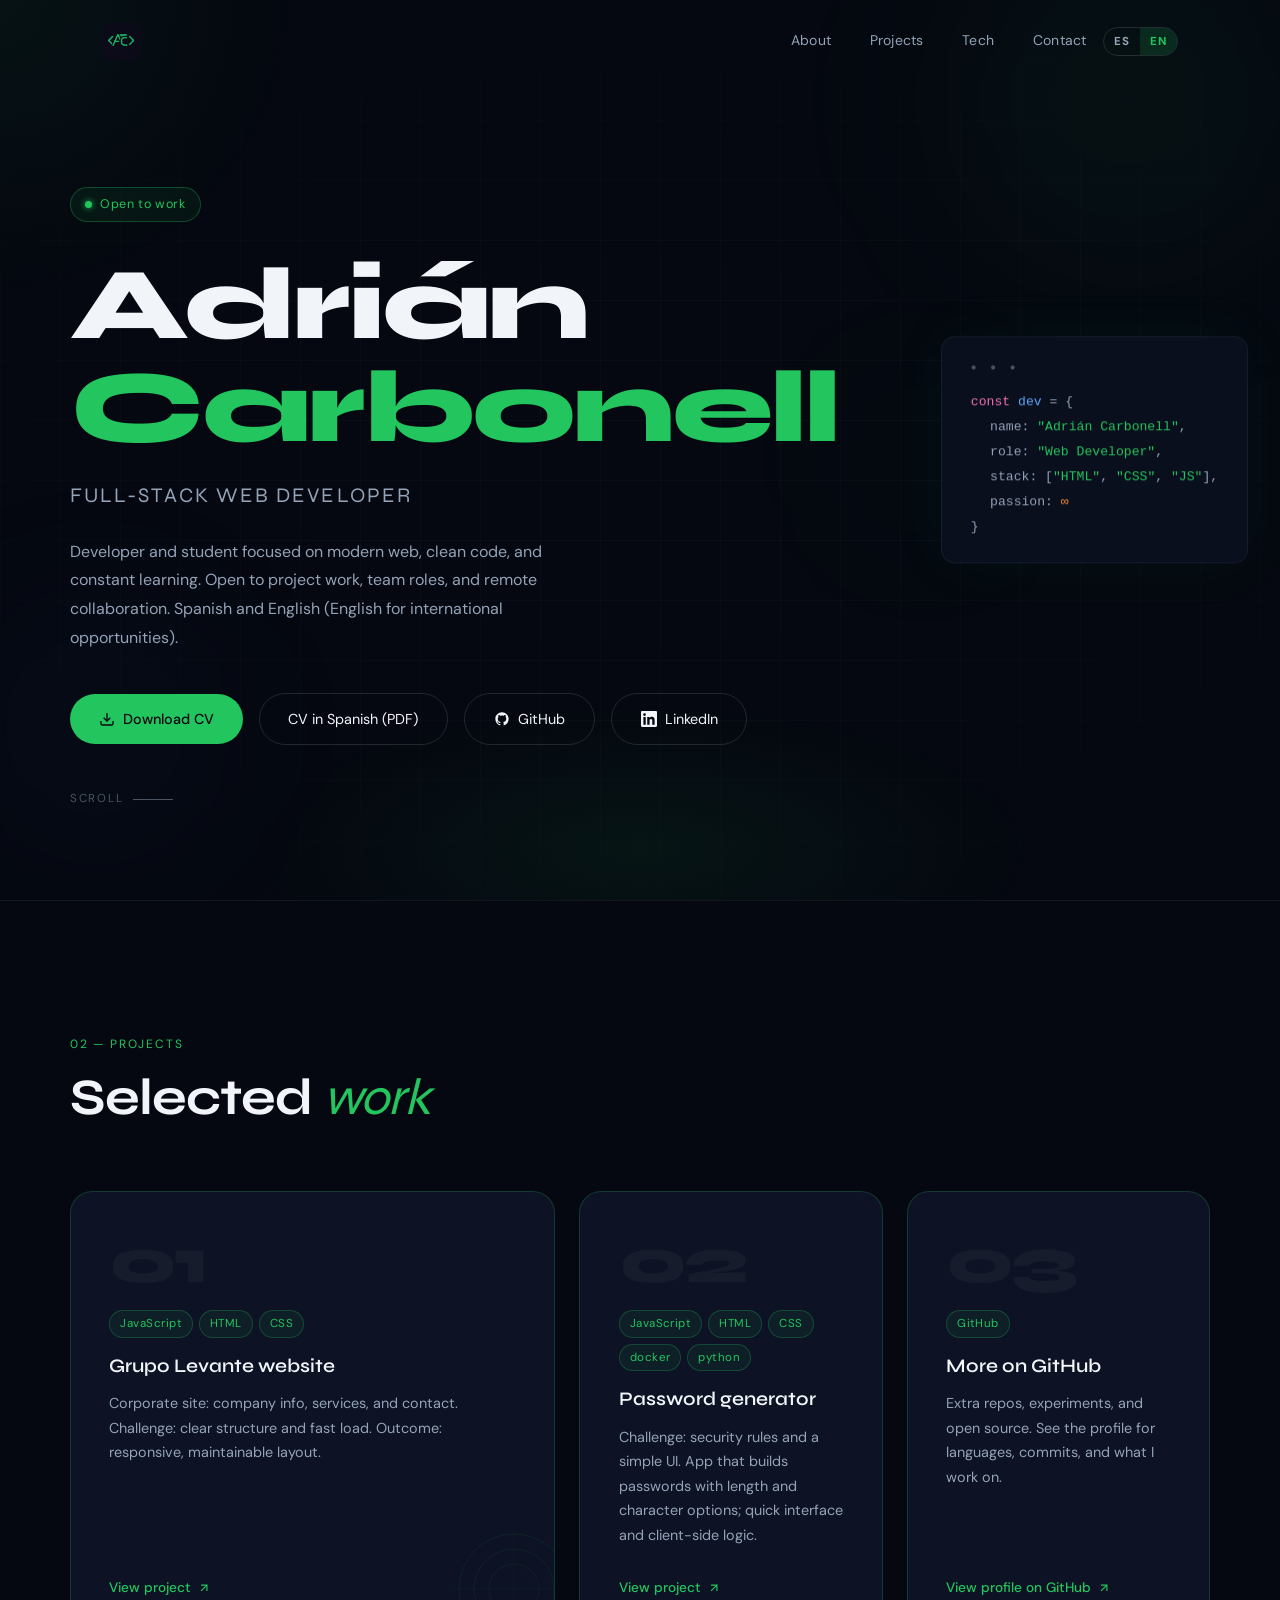
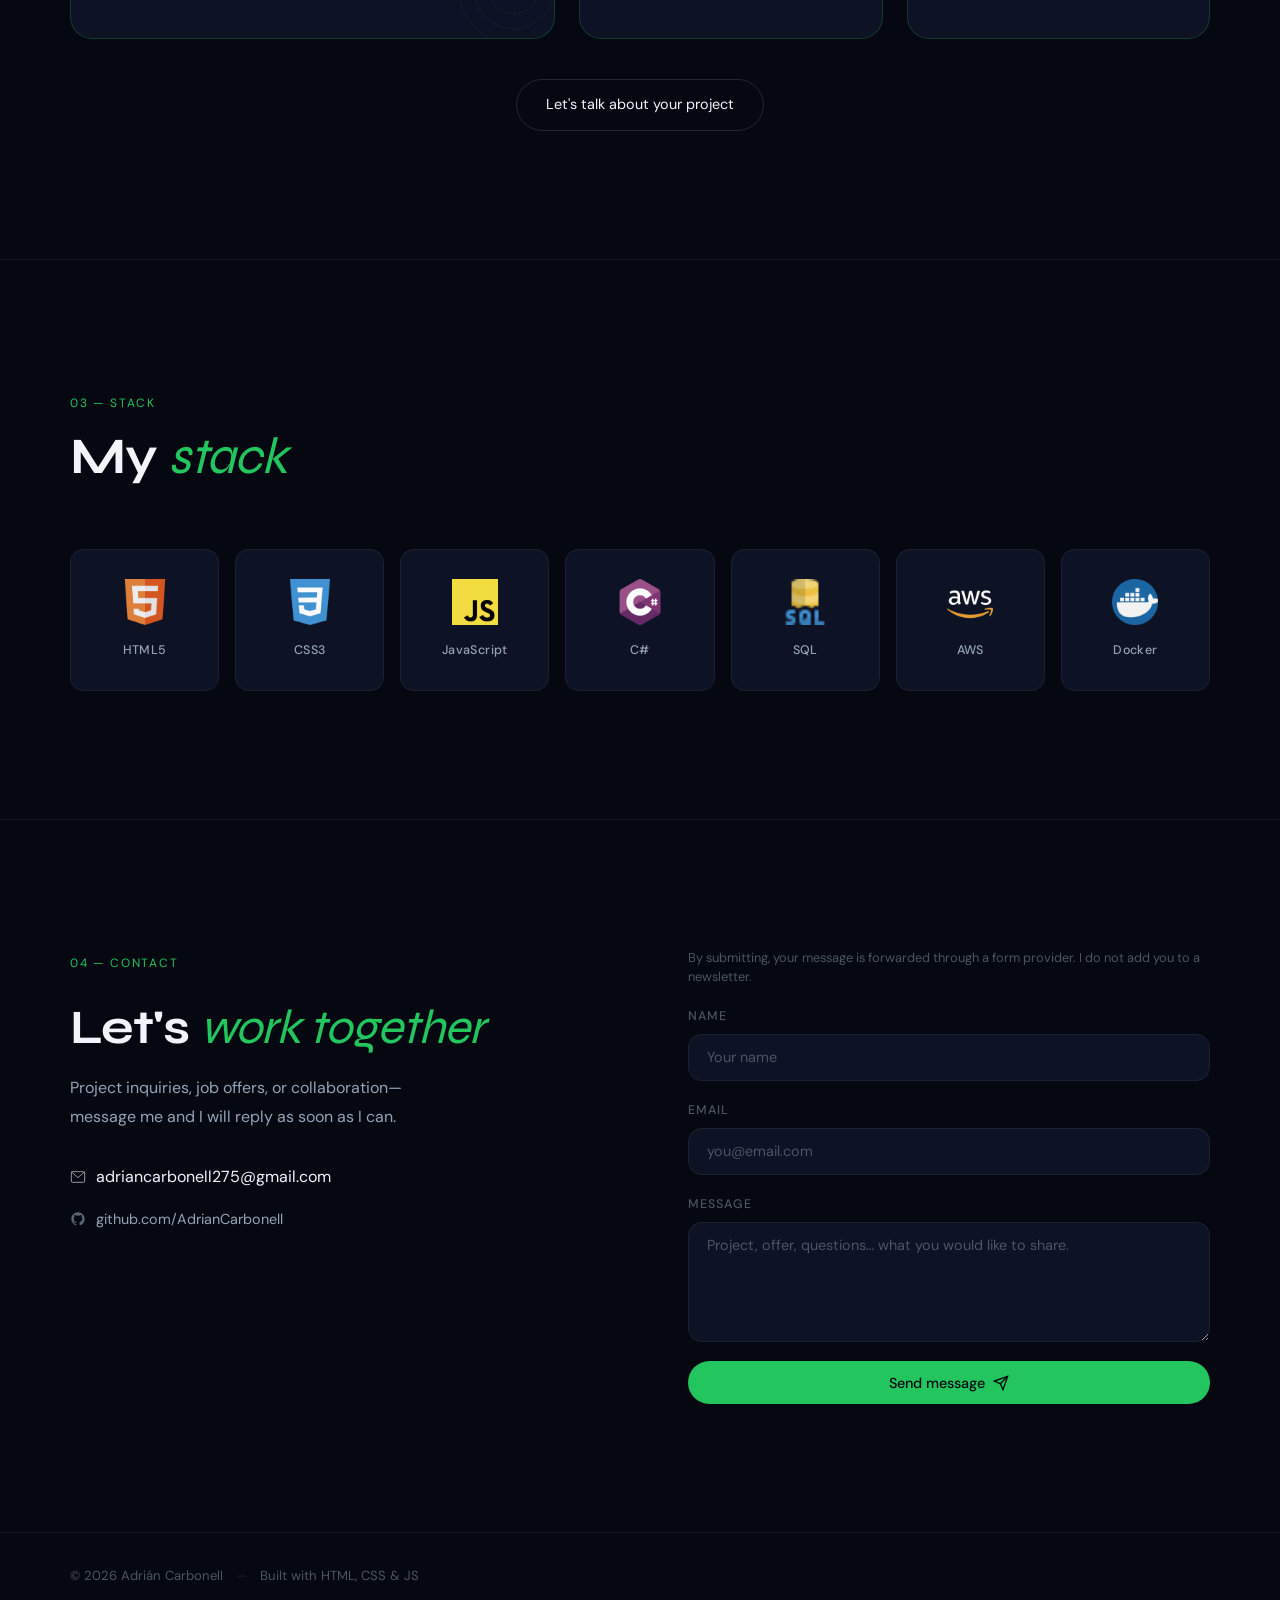
<file: index.html>
<!DOCTYPE html>
<html lang="es">
<head>
  <meta charset="utf-8">
  <meta name="viewport" content="width=device-width, initial-scale=1">
  <title>Adrián Carbonell — portafolio</title>
  <link rel="canonical" href="https://adriancarbonell.github.io/Portafolio/">
  <meta http-equiv="refresh" content="0;url=Portafolio/">
  <script>location.replace("Portafolio/");</script>
</head>
<body>
  <p><a href="Portafolio/">Entrar al portafolio</a> si no redirige automáticamente.</p>
</body>
</html>
</file>
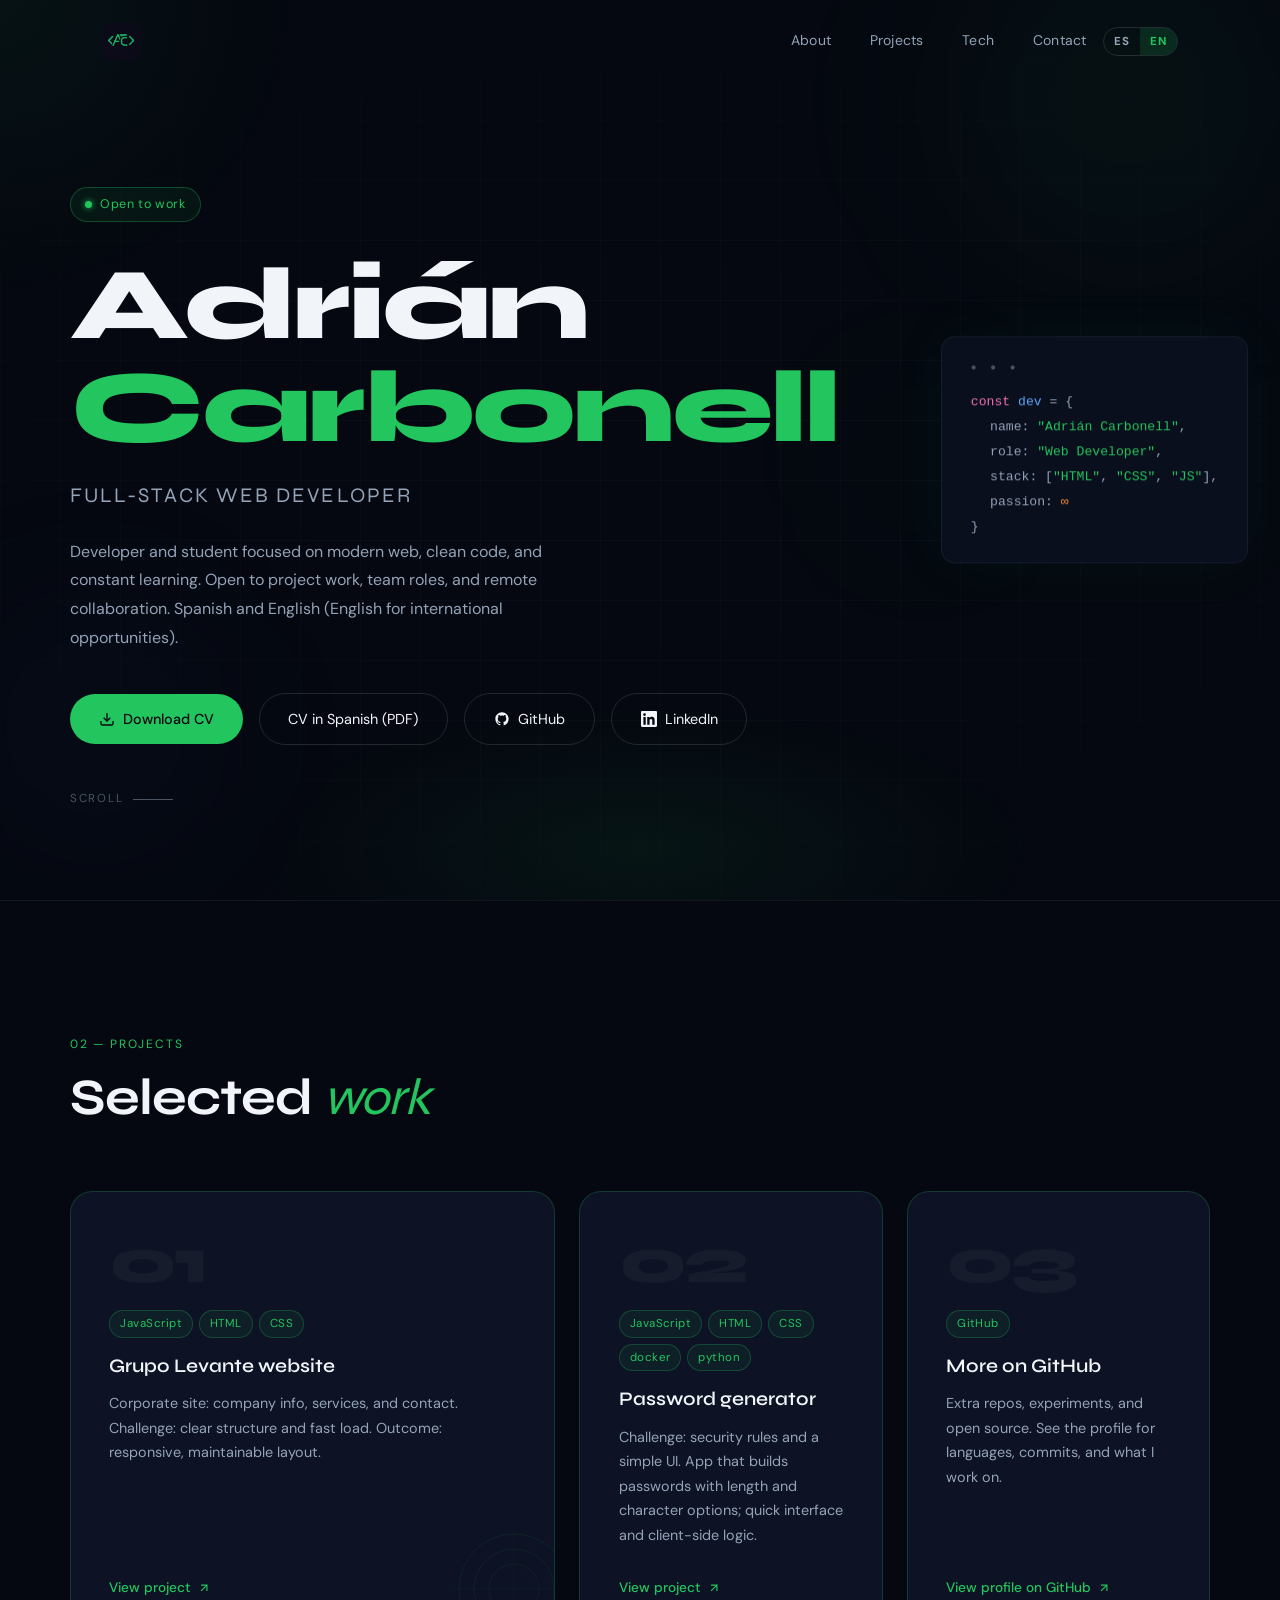
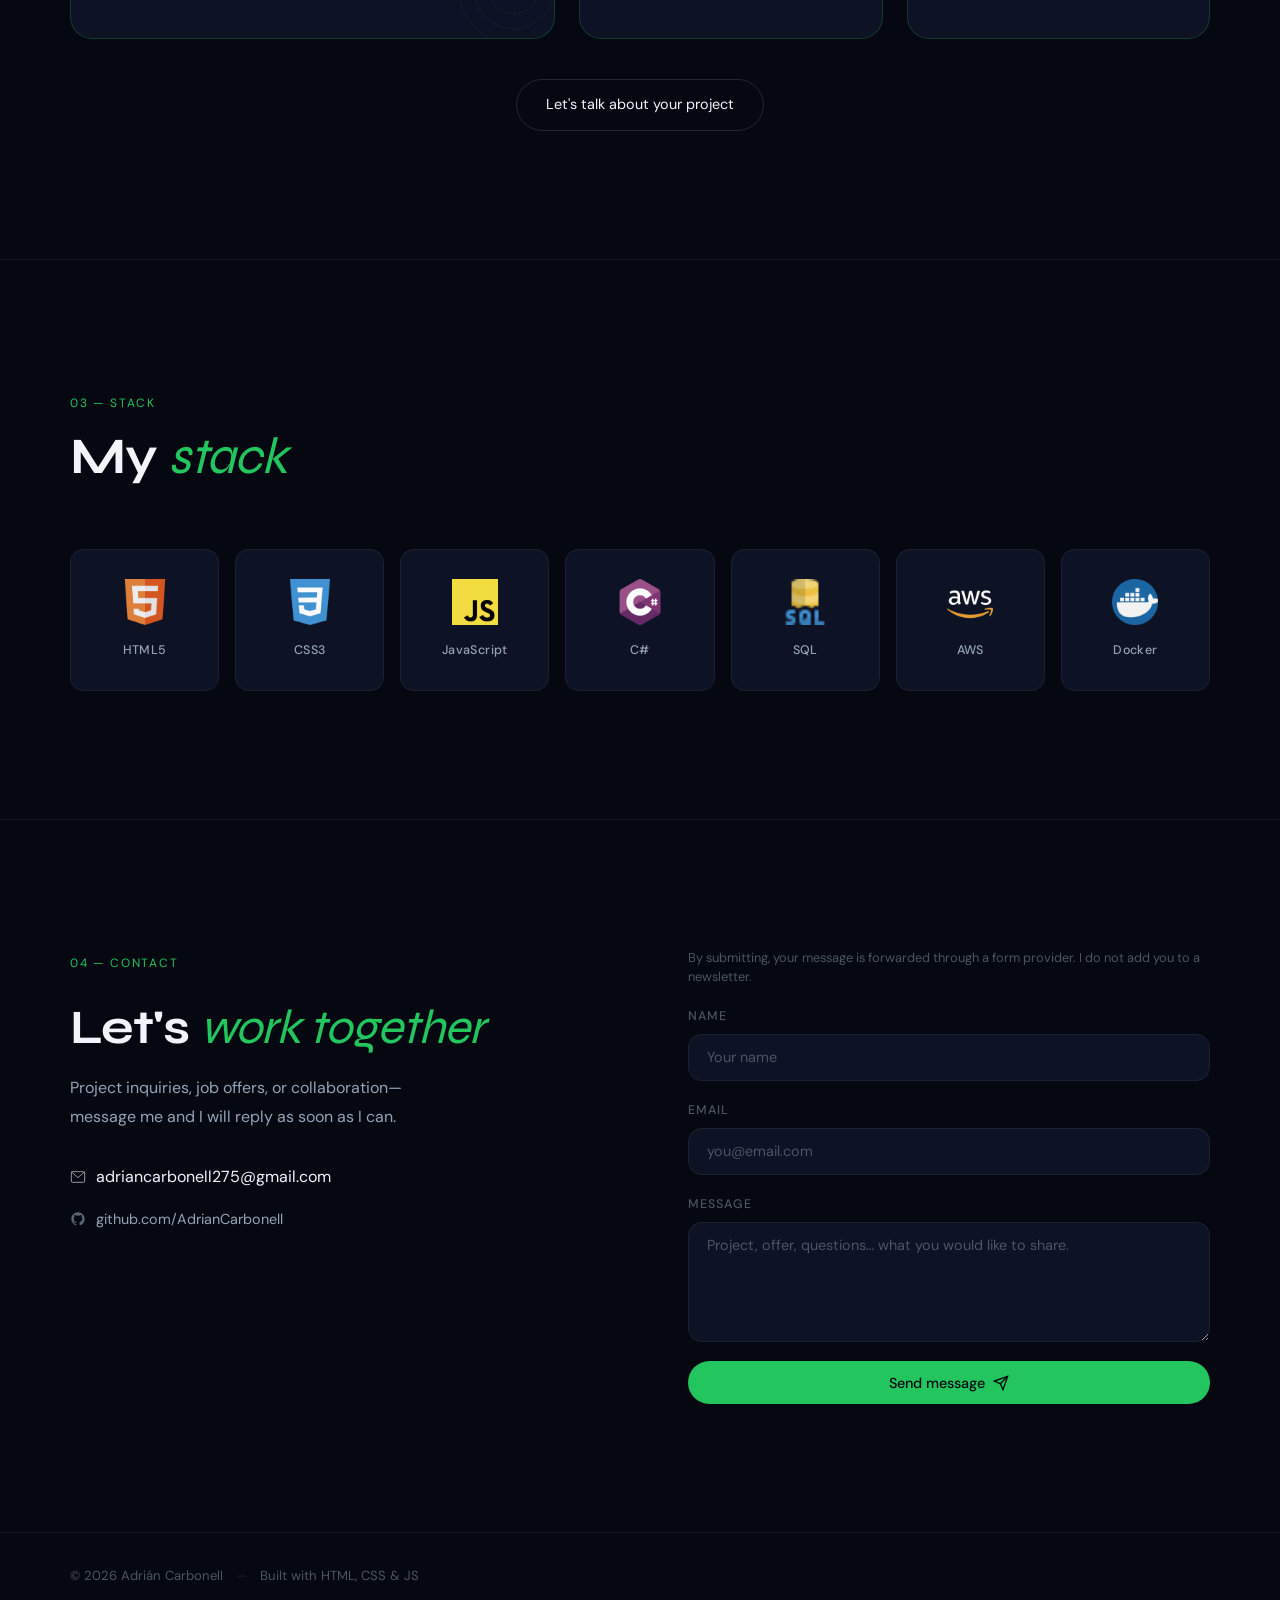
<file: Portafolio/index.html>
<!DOCTYPE html>
<html lang="es">

<head>
    <meta charset="UTF-8">
    <meta name="viewport" content="width=device-width, initial-scale=1.0">
    <title>Adrián Carbonell — Desarrollador web</title>
    <meta id="metaDesc" name="description"
        content="Portafolio de Adrián Carbonell, desarrollador web full stack: proyectos, stack técnico y contacto. Español e inglés.">
    <meta name="color-scheme" content="dark">
    <link rel="canonical" id="linkCanonical" href="">
    <link rel="alternate" hreflang="es" id="linkHreflangEs" href="" />
    <link rel="alternate" hreflang="en" id="linkHreflangEn" href="" />
    <link rel="icon" type="image/svg+xml" href="favicon.svg">
    <meta property="og:type" content="website">
    <meta property="og:title" id="ogTitle" content="Adrián Carbonell — Desarrollador web">
    <meta property="og:description" id="ogDesc" content="Portafolio de Adrián Carbonell, desarrollador web full stack.">
    <meta property="og:locale" id="ogLocale" content="es_ES">
    <meta property="og:locale:alternate" id="ogLocaleAlt" content="en_US">
    <meta property="og:image" id="ogImage" content="img/og-image.png">
    <meta name="twitter:card" content="summary">
    <meta name="twitter:description" id="twitterDesc" content="Portafolio de Adrián Carbonell, desarrollador web.">
    <link rel="preconnect" href="https://fonts.googleapis.com">
    <link rel="preconnect" href="https://fonts.gstatic.com" crossorigin>
    <link rel="dns-prefetch" href="https://fonts.googleapis.com">
    <link rel="dns-prefetch" href="https://fonts.gstatic.com">
    <link
        href="https://fonts.googleapis.com/css2?family=Syne:wght@400;600;700;800&family=DM+Sans:ital,opsz,wght@0,9..40,300;0,9..40,400;0,9..40,500;1,9..40,300&display=swap"
        rel="stylesheet">
    <link rel="stylesheet" href="estilo.css">
    <script type="application/ld+json">
    {
      "@context": "https://schema.org",
      "@graph": [
        {
          "@type": "Person",
          "@id": "https://adriancarbonell.github.io/Portafolio/#person",
          "name": "Adrián Carbonell",
          "jobTitle": "Desarrollador web full stack",
          "url": "https://adriancarbonell.github.io/Portafolio/",
          "sameAs": [
            "https://github.com/AdrianCarbonell",
            "https://www.linkedin.com/in/adriancarbonell"
          ],
          "knowsAbout": ["HTML", "CSS", "JavaScript", "C#", "SQL", "AWS", "Docker"]
        },
        {
          "@type": "WebSite",
          "@id": "https://adriancarbonell.github.io/Portafolio/#website",
          "name": "Adrián Carbonell — Desarrollador web",
          "url": "https://adriancarbonell.github.io/Portafolio/",
          "inLanguage": ["es", "en"]
        }
      ]
    }
    </script>
</head>

<body>
    <a href="#sobre-mi" class="skip-link" data-i18n="skip_to">Ir al contenido</a>

    <div class="cursor-glow" id="cursorGlow"></div>

    <header class="navbar" id="navbar">
        <div class="nav-container">
            <a href="#sobre-mi" class="nav-logo" aria-label="Adrián Carbonell — inicio">
                <img src="img/logo.png" alt="Adrián Carbonell">
            </a>
            <div class="nav-right">
                <nav class="nav-links" id="navMenu" data-i18n-aria="nav_aria" aria-label="Navegación principal">
                    <a href="#sobre-mi" data-i18n="nav_about">Sobre mí</a>
                    <a href="#proyectos" data-i18n="nav_projects">Proyectos</a>
                    <a href="#tecnologias" data-i18n="nav_tech">Tecnologías</a>
                    <a href="#contacto" data-i18n="nav_contact">Contacto</a>
                </nav>
                <div class="lang-switch" id="langSwitch" role="group" data-i18n-aria="lang_aria" aria-label="Elegir idioma">
                    <button type="button" class="lang-btn" id="langEs" data-lang="es" aria-pressed="true" data-i18n="lang_es">ES</button>
                    <button type="button" class="lang-btn" id="langEn" data-lang="en" aria-pressed="false" data-i18n="lang_en">EN</button>
                </div>
                <button class="hamburger" id="menuToggle" data-i18n-aria="menu_aria" aria-label="Abrir o cerrar el menú"
                    type="button" aria-expanded="false">
                    <span></span><span></span><span></span>
                </button>
            </div>
        </div>
    </header>

    <section id="sobre-mi" class="hero" data-i18n-aria="a11y_section_about" aria-label="Sobre mí">
        <div class="hero-grid-bg" aria-hidden="true">
            <div class="grid-lines"></div>
            <div class="grid-glow"></div>
        </div>
        <div class="orb orb-1" aria-hidden="true"></div>
        <div class="orb orb-2" aria-hidden="true"></div>
        <div class="orb orb-3" aria-hidden="true"></div>

        <div class="hero-inner">
            <div class="hero-badge">
                <span class="badge-dot"></span>
                <span data-i18n="hero_badge">Disponible para trabajar</span>
            </div>

            <h1 class="hero-title">
                <span class="line-wrap"><span class="line">Adrián</span></span>
                <span class="line-wrap"><span class="line accent-line">Carbonell</span></span>
            </h1>

            <p class="hero-sub" data-i18n="hero_sub">Desarrollador web full stack</p>

            <p class="hero-desc" data-i18n="hero_desc">Estudiante apasionado…</p>

            <div class="hero-actions">
                <a id="cvPrimary" href="CV_Adrian_Carbonell.pdf" download="CV_Adrian_Carbonell.pdf" class="btn-primary">
                    <svg width="16" height="16" viewBox="0 0 24 24" fill="none" stroke="currentColor" stroke-width="2" aria-hidden="true">
                        <path d="M21 15v4a2 2 0 01-2 2H5a2 2 0 01-2-2v-4" />
                        <polyline points="7 10 12 15 17 10" />
                        <line x1="12" y1="15" x2="12" y2="3" />
                    </svg>
                    <span class="cv-label" data-i18n="cv_btn_primary">Descargar CV</span>
                </a>
                <a id="cvAlt" href="CV_Adrian_Carbonell_EN.pdf" download="CV_Adrian_Carbonell_EN.pdf" class="btn-ghost">
                    <span class="cv-label" data-i18n="cv_btn_alt">CV en inglés (PDF)</span>
                </a>
                <a href="https://github.com/AdrianCarbonell" target="_blank" rel="noopener noreferrer" class="btn-ghost">
                    <svg width="16" height="16" viewBox="0 0 24 24" fill="currentColor" aria-hidden="true">
                        <path
                            d="M12 2C6.477 2 2 6.484 2 12.021c0 4.428 2.865 8.184 6.839 9.504.5.092.682-.217.682-.482 0-.237-.009-.868-.013-1.703-2.782.605-3.369-1.342-3.369-1.342-.454-1.154-1.11-1.462-1.11-1.462-.908-.62.069-.608.069-.608 1.003.07 1.531 1.032 1.531 1.032.892 1.53 2.341 1.088 2.91.832.092-.647.35-1.088.636-1.338-2.22-.253-4.555-1.113-4.555-4.951 0-1.093.39-1.988 1.029-2.688-.103-.253-.446-1.272.098-2.65 0 0 .84-.27 2.75 1.026A9.564 9.564 0 0112 6.844a9.59 9.59 0 012.504.337c1.909-1.296 2.747-1.026 2.747-1.026.546 1.378.202 2.397.1 2.65.64.7 1.028 1.595 1.028 2.688 0 3.848-2.339 4.695-4.566 4.943.359.309.678.92.678 1.855 0 1.338-.012 2.419-.012 2.747 0 .268.18.58.688.482C19.138 20.2 22 16.447 22 12.021 22 6.484 17.522 2 12 2z" />
                    </svg>
                    <span data-i18n="hero_github">GitHub</span>
                </a>
                <a href="https://www.linkedin.com/in/adriancarbonell" target="_blank" rel="noopener noreferrer" class="btn-ghost" id="heroLinkedin">
                    <svg width="16" height="16" viewBox="0 0 24 24" fill="currentColor" aria-hidden="true">
                        <path
                            d="M20.447 20.452h-3.554v-5.569c0-1.328-.027-3.037-1.852-3.037-1.853 0-2.136 1.445-2.136 2.939v5.667H9.351V9h3.414v1.561h.046c.477-.9 1.637-1.85 3.37-1.85 3.601 0 4.267 2.37 4.267 5.455v6.286zM5.337 7.433a2.062 2.062 0 11-.001-4.123 2.062 2.062 0 01.001 4.123zm1.782 13.019H3.555V9h3.564v11.452zM22.225 0H1.771C.792 0 0 .774 0 1.729v20.542C0 23.227.792 24 1.771 24h20.451C23.2 24 24 23.227 24 22.271V1.729C24 .774 23.2 0 22.222 0h.003z" />
                    </svg>
                    <span data-i18n="hero_linkedin">LinkedIn</span>
                </a>
            </div>

            <div class="scroll-hint" aria-hidden="true">
                <span data-i18n="scroll">scroll</span>
                <div class="scroll-line"></div>
            </div>
        </div>

        <div class="hero-code-deco" aria-hidden="true">
            <div class="code-line"><span class="kw">const</span> <span class="va">dev</span> = {</div>
            <div class="code-line pad"><span class="key" data-i18n="deco_name_key">nombre</span>: <span
                    class="str">"Adrián Carbonell"</span>,
            </div>
            <div class="code-line pad"><span class="key" data-i18n="deco_rol">rol</span>: <span class="str">"Web Developer"</span>,</div>
            <div class="code-line pad"><span class="key" data-i18n="deco_stack">stack</span>: [<span
                    class="str">"HTML"</span>, <span class="str">"CSS"</span>, <span class="str">"JS"</span>],</div>
            <div class="code-line pad"><span class="key" data-i18n="deco_passion">pasión</span>: <span
                    class="num">∞</span></div>
            <div class="code-line">}</div>
        </div>
    </section>

    <section id="proyectos" class="section projects-section" data-i18n-aria="a11y_section_projects" aria-label="Proyectos">
        <div class="section-inner">
            <div class="section-header">
                <span class="section-tag" data-i18n="section_projects">02 — proyectos</span>
                <h2 data-i18n="section_projects_h2" data-i18n-html>Trabajo <em>seleccionado</em></h2>
            </div>

            <div class="projects-grid">
                <article class="project-card featured">
                    <div class="project-number" aria-hidden="true">01</div>
                    <div class="project-content">
                        <div class="project-tags"><span>JavaScript</span><span>HTML</span><span>CSS</span></div>
                        <h3 data-i18n="project_title_levante">Página web de Grupo Levante</h3>
                        <p data-i18n="project_desc_levante">Sitio web corporativo…</p>
                        <a href="https://grupo-levante.com/" target="_blank" rel="noopener noreferrer" class="project-link">
                            <span data-i18n="project_link">Ver proyecto</span>
                            <svg width="14" height="14" viewBox="0 0 24 24" fill="none" stroke="currentColor"
                                stroke-width="2" aria-hidden="true">
                                <line x1="7" y1="17" x2="17" y2="7" />
                                <polyline points="7 7 17 7 17 17" />
                            </svg>
                        </a>
                    </div>
                    <div class="project-deco" aria-hidden="true">
                        <svg width="120" height="120" viewBox="0 0 120 120" fill="none" opacity="0.08">
                            <circle cx="60" cy="60" r="55" stroke="#22c55e" stroke-width="1" />
                            <circle cx="60" cy="60" r="40" stroke="#22c55e" stroke-width="1" />
                            <circle cx="60" cy="60" r="25" stroke="#22c55e" stroke-width="1" />
                            <line x1="0" y1="60" x2="120" y2="60" stroke="#22c55e" stroke-width="0.5" />
                            <line x1="60" y1="0" x2="60" y2="120" stroke="#22c55e" stroke-width="0.5" />
                        </svg>
                    </div>
                </article>

                <article class="project-card">
                    <div class="project-number" aria-hidden="true">02</div>
                    <div class="project-content">
                        <div class="project-tags">
                            <span>JavaScript</span><span>HTML</span><span>CSS</span><span>docker</span><span>python</span>
                        </div>
                        <h3 data-i18n="project_title_pwd">Generador de contraseñas</h3>
                        <p data-i18n="project_desc_pwd">Aplicación…</p>
                        <a href="https://github.com/AdrianCarbonell/generador-contrase-as.git" target="_blank" rel="noopener noreferrer" class="project-link">
                            <span data-i18n="project_link">Ver proyecto</span>
                            <svg width="14" height="14" viewBox="0 0 24 24" fill="none" stroke="currentColor"
                                stroke-width="2" aria-hidden="true">
                                <line x1="7" y1="17" x2="17" y2="7" />
                                <polyline points="7 7 17 7 17 17" />
                            </svg>
                        </a>
                    </div>
                </article>

                <article class="project-card">
                    <div class="project-number" aria-hidden="true">03</div>
                    <div class="project-content">
                        <div class="project-tags"><span>GitHub</span></div>
                        <h3 data-i18n="project_title_more">Más en GitHub</h3>
                        <p data-i18n="project_desc_more">Repositorios adicionales…</p>
                        <a href="https://github.com/AdrianCarbonell?tab=repositories" target="_blank" rel="noopener noreferrer" class="project-link">
                            <span data-i18n="project_link_profile">Ver perfil en GitHub</span>
                            <svg width="14" height="14" viewBox="0 0 24 24" fill="none" stroke="currentColor"
                                stroke-width="2" aria-hidden="true">
                                <line x1="7" y1="17" x2="17" y2="7" />
                                <polyline points="7 7 17 7 17 17" />
                            </svg>
                        </a>
                    </div>
                </article>
            </div>

            <p class="projects-cta">
                <a href="#contacto" class="btn-ghost" data-i18n="project_cta">Hablemos de tu idea</a>
            </p>
        </div>
    </section>

    <section id="tecnologias" class="section tech-section" data-i18n-aria="a11y_section_tech" aria-label="Tecnologías">
        <div class="section-inner">
            <div class="section-header">
                <span class="section-tag" data-i18n="section_tech">03 — tecnologías</span>
                <h2 data-i18n="section_tech_h2" data-i18n-html>Mi <em>stack</em></h2>
            </div>

            <div class="tech-grid" role="list">
                <div class="tech-item" role="listitem">
                    <div class="tech-icon" aria-hidden="true"><img src="img/html.png" alt="" loading="lazy"></div>
                    <span>HTML5</span>
                </div>
                <div class="tech-item" role="listitem">
                    <div class="tech-icon" aria-hidden="true"><img src="img/css.png" alt="" loading="lazy"></div>
                    <span>CSS3</span>
                </div>
                <div class="tech-item" role="listitem">
                    <div class="tech-icon" aria-hidden="true"><img src="img/javascript.png" alt="" loading="lazy"></div>
                    <span>JavaScript</span>
                </div>
                <div class="tech-item" role="listitem">
                    <div class="tech-icon" aria-hidden="true"><img src="img/csharp.png" alt="" loading="lazy"></div>
                    <span>C#</span>
                </div>
                <div class="tech-item" role="listitem">
                    <div class="tech-icon" aria-hidden="true"><img src="img/sql.png" alt="" loading="lazy"></div>
                    <span>SQL</span>
                </div>
                <div class="tech-item" role="listitem">
                    <div class="tech-icon" aria-hidden="true"><img src="img/aws-color.png" alt="" loading="lazy"></div>
                    <span>AWS</span>
                </div>
                <div class="tech-item" role="listitem">
                    <div class="tech-icon" aria-hidden="true"><img src="img/docker.png" alt="" loading="lazy"></div>
                    <span>Docker</span>
                </div>
            </div>
        </div>
    </section>

    <section id="contacto" class="section contact-section" data-i18n-aria="a11y_section_contact" aria-label="Contacto">
        <div class="section-inner">
            <div class="contact-grid">
                <div class="contact-left">
                    <span class="section-tag" data-i18n="section_contact">04 — contacto</span>
                    <h2 data-i18n="contact_h2" data-i18n-html>Trabajemos <em>juntos</em></h2>
                    <p data-i18n="contact_p">Proyectos, ofertas…</p>
                    <div class="contact-info">
                        <button type="button" class="contact-detail contact-copy" id="emailCopy"
                            data-email="adriancarbonell275@gmail.com" data-i18n-aria="email_aria" data-i18n-title="email_copy" title="Clic para copiar">
                            <svg width="16" height="16" viewBox="0 0 24 24" fill="none" stroke="currentColor"
                                stroke-width="1.5" aria-hidden="true">
                                <rect x="2" y="4" width="20" height="16" rx="2" />
                                <polyline points="2,4 12,13 22,4" />
                            </svg>
                            adriancarbonell275@gmail.com
                        </button>
                        <a href="https://github.com/AdrianCarbonell" target="_blank" rel="noopener noreferrer" class="contact-detail">
                            <svg width="16" height="16" viewBox="0 0 24 24" fill="currentColor" aria-hidden="true">
                                <path
                                    d="M12 2C6.477 2 2 6.484 2 12.021c0 4.428 2.865 8.184 6.839 9.504.5.092.682-.217.682-.482 0-.237-.009-.868-.013-1.703-2.782.605-3.369-1.342-3.369-1.342-.454-1.154-1.11-1.462-1.11-1.462-.908-.62.069-.608.069-.608 1.003.07 1.531 1.032 1.531 1.032.892 1.53 2.341 1.088 2.91.832.092-.647.35-1.088.636-1.338-2.22-.253-4.555-1.113-4.555-4.951 0-1.093.39-1.988 1.029-2.688-.103-.253-.446-1.272.098-2.65 0 0 .84-.27 2.75 1.026A9.564 9.564 0 0112 6.844a9.59 9.59 0 012.504.337c1.909-1.296 2.747-1.026 2.747-1.026.546 1.378.202 2.397.1 2.65.64.7 1.028 1.595 1.028 2.688 0 3.848-2.339 4.695-4.566 4.943.359.309.678.92.678 1.855 0 1.338-.012 2.419-.012 2.747 0 .268.18.58.688.482C19.138 20.2 22 16.447 22 12.021 22 6.484 17.522 2 12 2z" />
                            </svg>
                            github.com/AdrianCarbonell
                        </a>
                    </div>
                </div>
                <div class="contact-right">
                    <form id="contactForm">
                        <p class="form-privacy" data-i18n="form_privacy"></p>
                        <div class="form-group">
                            <label for="contactName" data-i18n="form_name">Nombre</label>
                            <input type="text" id="contactName" name="name" data-i18n-placeholder="ph_name" placeholder="Tu nombre" required
                                autocomplete="name" maxlength="200">
                        </div>
                        <div class="form-group">
                            <label for="contactEmail" data-i18n="form_email">Email</label>
                            <input type="email" id="contactEmail" name="email" data-i18n-placeholder="ph_email" placeholder="tu@email.com" required
                                autocomplete="email" maxlength="320">
                        </div>
                        <div class="form-group">
                            <label for="contactMessage" data-i18n="form_message">Mensaje</label>
                            <textarea id="contactMessage" name="message" data-i18n-placeholder="ph_message" placeholder="Proyecto, oferta…" required
                                maxlength="5000" rows="5"></textarea>
                        </div>
                        <button type="submit" class="btn-primary full" id="contactSubmit">
                            <span data-i18n="form_submit">Enviar mensaje</span>
                            <svg width="16" height="16" viewBox="0 0 24 24" fill="none" stroke="currentColor"
                                stroke-width="2" aria-hidden="true">
                                <line x1="22" y1="2" x2="11" y2="13" />
                                <polygon points="22 2 15 22 11 13 2 9 22 2" />
                            </svg>
                        </button>
                    </form>
                </div>
            </div>
        </div>
    </section>

    <footer class="footer">
        <div class="footer-inner">
            <span data-i18n="footer_copyright">© 2026 Adrián Carbonell</span>
            <span class="footer-sep" aria-hidden="true">—</span>
            <span data-i18n="footer_built">Hecho con HTML, CSS y JS</span>
        </div>
    </footer>

    <div class="toast" id="toast" role="status" aria-live="polite" aria-atomic="true">
        <svg width="16" height="16" viewBox="0 0 24 24" fill="none" stroke="currentColor" stroke-width="2" aria-hidden="true">
            <polyline points="20 6 9 17 4 12" />
        </svg>
        <span id="toastText" class="toast-text"> </span>
    </div>

    <script src="i18n.js"></script>
    <script src="script.js"></script>
</body>

</html>
</file>
<file: Portafolio/estilo.css>
/* ══════════════════════════════════════
   VARIABLES & RESET
══════════════════════════════════════ */
:root {
    --bg:        #050810;
    --bg-2:      #080d1a;
    --surface:   #0d1324;
    --surface-2: #111827;
    --border:    rgba(255,255,255,0.06);
    --border-2:  rgba(255,255,255,0.12);
    --accent:    #22c55e;
    --accent-dim: rgba(34,197,94,0.12);
    --accent-glow: rgba(34,197,94,0.25);
    --text:      #f1f5f9;
    --text-2:    #94a3b8;
    --text-3:    #4b5563;
    --font-head: 'Syne', sans-serif;
    --font-body: 'DM Sans', sans-serif;
    --radius:    14px;
    --radius-lg: 22px;
}

*, *::before, *::after { margin: 0; padding: 0; box-sizing: border-box; }

html { scroll-behavior: smooth; }

body {
    font-family: var(--font-body);
    background: var(--bg);
    color: var(--text);
    line-height: 1.7;
    font-size: 16px;
    overflow-x: hidden;
}

/* Transición al cambiar idioma — sin filter/blur (barato en GPU) */
body.lang-fade-out .navbar,
body.lang-fade-out .hero,
body.lang-fade-out .section,
body.lang-fade-out .footer {
    opacity: 0.58;
    transform: translate3d(0, 3px, 0);
    transition: opacity 0.12s ease-out, transform 0.12s ease-out;
    pointer-events: none;
}

body.lang-fade-in .navbar,
body.lang-fade-in .hero,
body.lang-fade-in .section,
body.lang-fade-in .footer {
    animation: i18nReveal 0.3s cubic-bezier(0.25, 0.8, 0.2, 1) both;
    pointer-events: none;
}

@keyframes i18nReveal {
    from {
        opacity: 0.72;
        transform: translate3d(0, 4px, 0);
    }
    to {
        opacity: 1;
        transform: translate3d(0, 0, 0);
    }
}

@media (prefers-reduced-motion: reduce) {
    body.lang-fade-out .navbar,
    body.lang-fade-out .hero,
    body.lang-fade-out .section,
    body.lang-fade-out .footer,
    body.lang-fade-in .navbar,
    body.lang-fade-in .hero,
    body.lang-fade-in .section,
    body.lang-fade-in .footer {
        animation: none !important;
        transition: none !important;
        transform: none !important;
        opacity: 1 !important;
        pointer-events: auto;
    }
    .orb,
    .cursor-glow,
    .grid-glow,
    .grid-lines {
        animation: none !important;
        transition: none !important;
    }
    .orb,
    .cursor-glow {
        display: none !important;
    }
    .scroll-line::after {
        animation: none !important;
    }
    .badge-dot {
        animation: none !important;
    }
}

.skip-link {
    position: absolute;
    left: -9999px;
    top: 0;
    z-index: 1000;
    padding: 0.6rem 1rem;
    background: var(--surface-2);
    color: var(--accent);
    border-radius: var(--radius);
    font-size: 0.9rem;
    font-weight: 500;
    text-decoration: none;
    border: 1px solid rgba(34, 197, 94, 0.35);
}

.skip-link:focus {
    left: 1rem;
    top: 1rem;
    outline: none;
}

/* ══════════════════════════════════════
   CURSOR GLOW
══════════════════════════════════════ */
.cursor-glow {
    position: fixed;
    width: 600px;
    height: 600px;
    border-radius: 50%;
    background: radial-gradient(circle, rgba(34,197,94,0.06) 0%, transparent 70%);
    pointer-events: none;
    z-index: 0;
    transform: translate(-50%, -50%);
    transition: left 0.15s ease, top 0.15s ease;
}

@media (hover: none) {
    .cursor-glow {
        display: none !important;
    }
}

/* ══════════════════════════════════════
   NAVBAR
══════════════════════════════════════ */
.navbar {
    position: fixed;
    top: 0; left: 0; right: 0;
    z-index: 100;
    padding: 0;
    transition: background 0.3s ease, box-shadow 0.3s ease;
}

.navbar.scrolled {
    background: rgba(5,8,16,0.85);
    backdrop-filter: blur(20px);
    box-shadow: 0 1px 0 var(--border);
}

.nav-container {
    max-width: 1140px;
    margin: auto;
    padding: 1.4rem 2rem;
    display: flex;
    justify-content: space-between;
    align-items: center;
    gap: 1rem;
}

.nav-right {
    display: flex;
    align-items: center;
    gap: 1rem;
    margin-left: auto;
}

.lang-switch {
    display: flex;
    align-items: center;
    border: 1px solid var(--border-2);
    border-radius: 999px;
    overflow: hidden;
    flex-shrink: 0;
}

.lang-btn {
    background: transparent;
    border: none;
    color: var(--text-2);
    font-size: 0.72rem;
    font-weight: 700;
    letter-spacing: 0.06em;
    padding: 0.4rem 0.65rem;
    cursor: pointer;
    font-family: var(--font-body);
    transition: background 0.2s, color 0.2s;
}

.lang-btn[aria-pressed="true"] {
    background: rgba(34, 197, 94, 0.15);
    color: var(--accent);
}

.lang-btn:hover:not([aria-pressed="true"]) {
    color: var(--text);
}

.lang-btn:focus-visible {
    outline: 2px solid rgba(34, 197, 94, 0.5);
    outline-offset: 2px;
    z-index: 1;
}

.nav-logo img {
    height: 38px;
    width: 38px;
    object-fit: cover;
    border-radius: 8px;
    display: block;
}

.nav-links {
    display: flex;
    gap: 2.4rem;
}

.nav-links a {
    color: var(--text-2);
    text-decoration: none;
    font-size: 0.875rem;
    font-weight: 400;
    letter-spacing: 0.02em;
    transition: color 0.2s;
    position: relative;
}

.nav-links a::after {
    content: '';
    position: absolute;
    bottom: -4px; left: 0;
    width: 0; height: 1px;
    background: var(--accent);
    transition: width 0.25s ease;
}

.nav-links a:hover { color: var(--text); }
.nav-links a:hover::after { width: 100%; }

.hamburger {
    display: none;
    flex-direction: column;
    gap: 5px;
    background: none;
    border: none;
    cursor: pointer;
    padding: 4px;
}
.hamburger span {
    display: block; width: 24px; height: 2px;
    background: var(--text); border-radius: 2px;
    transition: all 0.3s ease;
}
.hamburger.active span:nth-child(1) { transform: translateY(7px) rotate(45deg); }
.hamburger.active span:nth-child(2) { opacity: 0; }
.hamburger.active span:nth-child(3) { transform: translateY(-7px) rotate(-45deg); }

/* ══════════════════════════════════════
   HERO
══════════════════════════════════════ */
.hero {
    position: relative;
    min-height: 100vh;
    display: flex;
    align-items: center;
    overflow: hidden;
    padding: 8rem 2rem 6rem;
}

/* Grid background */
.hero-grid-bg {
    position: absolute;
    inset: 0;
    z-index: 0;
}

.grid-lines {
    position: absolute;
    inset: 0;
    background-image:
        linear-gradient(rgba(255,255,255,0.025) 1px, transparent 1px),
        linear-gradient(90deg, rgba(255,255,255,0.025) 1px, transparent 1px);
    background-size: 60px 60px;
    mask-image: radial-gradient(ellipse 80% 60% at 50% 50%, black 30%, transparent 100%);
}

.grid-glow {
    position: absolute;
    bottom: -100px; left: 50%;
    transform: translateX(-50%);
    width: 800px; height: 300px;
    background: radial-gradient(ellipse, rgba(34,197,94,0.07) 0%, transparent 70%);
}

/* Orbs */
.orb {
    position: absolute;
    border-radius: 50%;
    filter: blur(80px);
    pointer-events: none;
    z-index: 0;
}

.orb-1 {
    width: 500px; height: 500px;
    top: -150px; right: -100px;
    background: radial-gradient(circle, rgba(34,197,94,0.08), transparent 70%);
    animation: float1 12s ease-in-out infinite;
}

.orb-2 {
    width: 350px; height: 350px;
    bottom: 0; left: -80px;
    background: radial-gradient(circle, rgba(59,130,246,0.06), transparent 70%);
    animation: float2 15s ease-in-out infinite;
}

.orb-3 {
    width: 200px; height: 200px;
    top: 40%; right: 20%;
    background: radial-gradient(circle, rgba(34,197,94,0.05), transparent 70%);
    animation: float1 9s ease-in-out infinite reverse;
}

@keyframes float1 {
    0%, 100% { transform: translateY(0) scale(1); }
    50% { transform: translateY(-30px) scale(1.05); }
}
@keyframes float2 {
    0%, 100% { transform: translateY(0) scale(1); }
    50% { transform: translateY(25px) scale(0.95); }
}

/* Hero content */
.hero-inner {
    position: relative;
    z-index: 1;
    max-width: 1140px;
    margin: auto;
    width: 100%;
}

.hero-badge {
    display: inline-flex;
    align-items: center;
    gap: 8px;
    padding: 6px 14px;
    border: 1px solid rgba(34,197,94,0.3);
    border-radius: 999px;
    background: rgba(34,197,94,0.07);
    font-size: 0.78rem;
    color: var(--accent);
    letter-spacing: 0.05em;
    margin-bottom: 2rem;
    font-family: var(--font-body);
}

.badge-dot {
    width: 7px; height: 7px;
    border-radius: 50%;
    background: var(--accent);
    box-shadow: 0 0 6px var(--accent);
    animation: pulse 2s ease-in-out infinite;
}

@keyframes pulse {
    0%, 100% { opacity: 1; transform: scale(1); }
    50% { opacity: 0.5; transform: scale(0.8); }
}

.hero-title {
    font-family: var(--font-head);
    font-size: clamp(3.5rem, 8vw, 7rem);
    font-weight: 800;
    line-height: 1.0;
    letter-spacing: -0.03em;
    margin-bottom: 1.2rem;
    overflow: hidden;
}

.line-wrap { display: block; overflow: hidden; }

.line {
    display: block;
    animation: slideUp 0.9s cubic-bezier(0.16,1,0.3,1) forwards;
    opacity: 0;
    transform: translateY(100%);
}

.line-wrap:nth-child(2) .line {
    animation-delay: 0.12s;
}

@keyframes slideUp {
    to { opacity: 1; transform: translateY(0); }
}

.accent-line { color: var(--accent); }

.hero-sub {
    font-family: var(--font-head);
    font-size: clamp(1rem, 2vw, 1.3rem);
    font-weight: 400;
    color: var(--text-2);
    letter-spacing: 0.1em;
    text-transform: uppercase;
    margin-bottom: 1.5rem;
    opacity: 0;
    animation: fadeIn 0.8s ease 0.5s forwards;
}

.hero-desc {
    max-width: 520px;
    color: var(--text-2);
    font-size: 1rem;
    line-height: 1.8;
    margin-bottom: 2.5rem;
    opacity: 0;
    animation: fadeIn 0.8s ease 0.65s forwards;
}

@keyframes fadeIn { to { opacity: 1; } }

.hero-actions {
    display: flex;
    gap: 1rem;
    align-items: center;
    opacity: 0;
    animation: fadeIn 0.8s ease 0.8s forwards;
}

/* Scroll hint */
.scroll-hint {
    position: absolute;
    bottom: -4rem;
    left: 0;
    display: flex;
    align-items: center;
    gap: 10px;
    color: var(--text-3);
    font-size: 0.72rem;
    letter-spacing: 0.15em;
    text-transform: uppercase;
    opacity: 0;
    animation: fadeIn 1s ease 1.2s forwards;
}

.scroll-line {
    width: 40px;
    height: 1px;
    background: var(--text-3);
    position: relative;
    overflow: hidden;
}

.scroll-line::after {
    content: '';
    position: absolute;
    left: -100%; top: 0;
    width: 100%; height: 100%;
    background: var(--accent);
    animation: scan 2s ease 1.5s infinite;
}

@keyframes scan {
    0% { left: -100%; }
    100% { left: 100%; }
}

/* Hero code decoration */
.hero-code-deco {
    position: absolute;
    right: 2rem;
    top: 50%;
    transform: translateY(-50%);
    background: rgba(13,19,36,0.7);
    border: 1px solid var(--border);
    border-radius: var(--radius);
    padding: 1.4rem 1.8rem;
    font-family: 'Courier New', monospace;
    font-size: 0.82rem;
    line-height: 1.9;
    backdrop-filter: blur(10px);
    opacity: 0;
    animation: fadeIn 1s ease 1s forwards;
    min-width: 280px;
    box-shadow: 0 0 60px rgba(34,197,94,0.06);
}

.hero-code-deco::before {
    content: '● ● ●';
    display: block;
    font-size: 0.6rem;
    color: var(--text-3);
    margin-bottom: 0.8rem;
    letter-spacing: 4px;
}

.code-line { color: var(--text-2); }
.code-line.pad { padding-left: 1.2rem; }
.kw { color: #f472b6; }
.va { color: #60a5fa; }
.key { color: #94a3b8; }
.str { color: var(--accent); }
.num { color: #fb923c; }

/* ══════════════════════════════════════
   BUTTONS
══════════════════════════════════════ */
.btn-primary {
    display: inline-flex;
    align-items: center;
    gap: 8px;
    padding: 0.8rem 1.8rem;
    background: var(--accent);
    color: #050810;
    border-radius: 999px;
    font-family: var(--font-body);
    font-weight: 500;
    font-size: 0.9rem;
    text-decoration: none;
    border: none;
    cursor: pointer;
    transition: transform 0.2s ease, box-shadow 0.2s ease;
}

.btn-primary:hover:not(:disabled) {
    transform: translateY(-3px);
    box-shadow: 0 12px 30px rgba(34,197,94,0.3);
}

.btn-primary:disabled {
    opacity: 0.65;
    cursor: not-allowed;
}

.btn-primary.full { width: 100%; justify-content: center; }

.btn-ghost {
    display: inline-flex;
    align-items: center;
    gap: 8px;
    padding: 0.8rem 1.8rem;
    border: 1px solid var(--border-2);
    color: var(--text);
    border-radius: 999px;
    font-family: var(--font-body);
    font-weight: 400;
    font-size: 0.9rem;
    text-decoration: none;
    transition: border-color 0.2s, background 0.2s, transform 0.2s;
    background: transparent;
}

.btn-ghost:hover {
    border-color: var(--accent);
    background: var(--accent-dim);
    transform: translateY(-3px);
}

/* ══════════════════════════════════════
   SECTIONS SHARED
══════════════════════════════════════ */
.section {
    padding: 8rem 2rem;
    position: relative;
    opacity: 0;
    transform: translateY(30px);
    transition: opacity 0.8s ease, transform 0.8s ease;
}

.section.visible {
    opacity: 1;
    transform: translateY(0);
}

.section-inner {
    max-width: 1140px;
    margin: auto;
}

.section-header {
    margin-bottom: 4rem;
}

.section-tag {
    display: inline-block;
    font-size: 0.75rem;
    letter-spacing: 0.15em;
    text-transform: uppercase;
    color: var(--accent);
    font-family: var(--font-body);
    margin-bottom: 1rem;
}

.section-header h2 {
    font-family: var(--font-head);
    font-size: clamp(2rem, 4vw, 3.2rem);
    font-weight: 700;
    line-height: 1.1;
    letter-spacing: -0.02em;
    color: var(--text);
}

.section-header h2 em {
    font-style: italic;
    color: var(--accent);
    font-weight: 400;
}

/* ══════════════════════════════════════
   PROJECTS
══════════════════════════════════════ */
.projects-section {
    border-top: 1px solid var(--border);
}

.projects-grid {
    display: grid;
    grid-template-columns: 1.6fr 1fr 1fr;
    gap: 1.5rem;
}

.project-card {
    background: var(--surface);
    border: 1px solid rgba(34, 197, 94, 0.22);
    border-radius: var(--radius-lg);
    padding: 2.4rem;
    position: relative;
    overflow: hidden;
    transition: border-color 0.3s, transform 0.3s, box-shadow 0.3s;
    display: flex;
    flex-direction: column;
}

.project-card:hover {
    border-color: rgba(34, 197, 94, 0.38);
    transform: translateY(-6px);
    box-shadow: 0 20px 50px rgba(0, 0, 0, 0.35), 0 0 0 1px rgba(34, 197, 94, 0.06);
}

.project-number {
    font-family: var(--font-head);
    font-size: 4rem;
    font-weight: 800;
    color: rgba(255,255,255,0.04);
    line-height: 1;
    margin-bottom: 1rem;
    letter-spacing: -0.05em;
}

.project-content { display: flex; flex-direction: column; gap: 0.8rem; flex: 1; }

.project-tags {
    display: flex;
    flex-wrap: wrap;
    gap: 6px;
    margin-bottom: 0.2rem;
}

.project-tags span {
    font-size: 0.72rem;
    padding: 3px 10px;
    border-radius: 999px;
    border: 1px solid rgba(34,197,94,0.25);
    background: rgba(34,197,94,0.07);
    color: var(--accent);
    letter-spacing: 0.04em;
}

.coming .project-tags span {
    border-color: var(--border);
    background: transparent;
    color: var(--text-3);
}

.project-card h3 {
    font-family: var(--font-head);
    font-size: 1.2rem;
    font-weight: 600;
    color: var(--text);
    line-height: 1.3;
}

.project-card p {
    color: var(--text-2);
    font-size: 0.9rem;
    line-height: 1.7;
    flex: 1;
}

.project-link {
    display: inline-flex;
    align-items: center;
    gap: 6px;
    color: var(--accent);
    font-size: 0.85rem;
    font-weight: 500;
    text-decoration: none;
    margin-top: auto;
    padding-top: 1rem;
    transition: gap 0.2s;
}

.project-link:hover { gap: 10px; }
.project-link.muted { color: var(--text-3); cursor: default; }

.project-deco {
    position: absolute;
    bottom: -20px; right: -20px;
    pointer-events: none;
}

.projects-cta {
    text-align: center;
    margin-top: 2.5rem;
}

.projects-cta .btn-ghost {
    display: inline-flex;
}

/* ══════════════════════════════════════
   TECH
══════════════════════════════════════ */
.tech-section {
    border-top: 1px solid var(--border);
}

.tech-grid {
    display: grid;
    grid-template-columns: repeat(7, 1fr);
    gap: 1rem;
}

.tech-item {
    background: var(--surface);
    border: 1px solid var(--border);
    border-radius: var(--radius);
    padding: 1.8rem 1rem;
    display: flex;
    flex-direction: column;
    align-items: center;
    gap: 0.9rem;
    transition: border-color 0.2s, transform 0.2s, background 0.2s;
    cursor: default;
}

.tech-item:hover {
    border-color: rgba(34,197,94,0.3);
    background: var(--accent-dim);
    transform: translateY(-6px);
}

.tech-icon {
    width: 46px; height: 46px;
    display: flex;
    align-items: center;
    justify-content: center;
}

.tech-icon img {
    width: 100%;
    height: 100%;
    object-fit: contain;
    filter: grayscale(0.3);
    transition: filter 0.2s;
}

.tech-item:hover .tech-icon img { filter: grayscale(0); }

.tech-item span {
    font-size: 0.78rem;
    font-weight: 500;
    color: var(--text-2);
    letter-spacing: 0.03em;
}

/* ══════════════════════════════════════
   CONTACT
══════════════════════════════════════ */
.contact-section {
    border-top: 1px solid var(--border);
}

.contact-grid {
    display: grid;
    grid-template-columns: 1fr 1fr;
    gap: 6rem;
    align-items: start;
}

.contact-left p {
    color: var(--text-2);
    margin-top: 1.2rem;
    margin-bottom: 2rem;
    max-width: 360px;
    line-height: 1.8;
}

.contact-left h2 {
    font-family: var(--font-head);
    font-size: clamp(2rem, 4vw, 3rem);
    font-weight: 700;
    letter-spacing: -0.02em;
    line-height: 1.1;
    margin-top: 0.8rem;
}

.contact-left h2 em {
    font-style: italic;
    color: var(--accent);
    font-weight: 400;
}

.contact-info {
    display: flex;
    flex-direction: column;
    gap: 1rem;
}

.contact-detail {
    display: flex;
    align-items: center;
    gap: 10px;
    color: var(--text-2);
    text-decoration: none;
    font-size: 0.9rem;
    transition: color 0.2s;
}

.contact-detail:hover { color: var(--accent); }
.contact-detail svg { flex-shrink: 0; opacity: 0.6; }

button.contact-detail {
    border: none;
    background: transparent;
    padding: 0;
    font: inherit;
    color: inherit;
    cursor: pointer;
    text-align: left;
    width: 100%;
    max-width: 100%;
}

button.contact-detail:focus-visible {
    outline: 2px solid rgba(34, 197, 94, 0.5);
    outline-offset: 3px;
    border-radius: 4px;
}

/* Form */
.form-privacy {
    font-size: 0.8rem;
    line-height: 1.5;
    color: var(--text-3);
    margin: 0 0 1.25rem;
    max-width: 36rem;
}

.form-group {
    display: flex;
    flex-direction: column;
    gap: 0.4rem;
    margin-bottom: 1.2rem;
}

.form-group label {
    font-size: 0.78rem;
    letter-spacing: 0.08em;
    text-transform: uppercase;
    color: var(--text-3);
    font-weight: 500;
}

input, textarea {
    background: var(--surface);
    border: 1px solid var(--border);
    color: var(--text);
    padding: 0.85rem 1.1rem;
    border-radius: var(--radius);
    font-family: var(--font-body);
    font-size: 0.9rem;
    transition: border-color 0.2s, box-shadow 0.2s;
    outline: none;
    width: 100%;
}

textarea { min-height: 120px; resize: vertical; }

input:focus, textarea:focus {
    border-color: rgba(34,197,94,0.4);
    box-shadow: 0 0 0 3px rgba(34,197,94,0.08);
}

input::placeholder, textarea::placeholder { color: var(--text-3); }

/* ══════════════════════════════════════
   FOOTER
══════════════════════════════════════ */
.footer {
    border-top: 1px solid var(--border);
    padding: 2rem;
}

.footer-inner {
    max-width: 1140px;
    margin: auto;
    display: flex;
    gap: 0.8rem;
    align-items: center;
    color: var(--text-3);
    font-size: 0.82rem;
}

.footer-sep { opacity: 0.3; }

/* ══════════════════════════════════════
   TOAST
══════════════════════════════════════ */
.toast {
    position: fixed;
    bottom: 2rem; right: 2rem;
    background: var(--surface-2);
    border: 1px solid rgba(34,197,94,0.3);
    color: var(--text);
    padding: 0.9rem 1.4rem;
    border-radius: var(--radius);
    font-size: 0.88rem;
    display: flex;
    align-items: center;
    gap: 8px;
    z-index: 999;
    opacity: 0;
    transform: translateY(10px);
    pointer-events: none;
    transition: opacity 0.3s, transform 0.3s;
}

.toast svg { flex-shrink: 0; color: var(--accent); }

.toast-text {
    max-width: min(90vw, 22rem);
    line-height: 1.45;
}

.toast.show {
    opacity: 1;
    transform: translateY(0);
}

/* ══════════════════════════════════════
   RESPONSIVE
══════════════════════════════════════ */
@media (max-width: 1024px) {
    .hero-code-deco { display: none; }
    .projects-grid { grid-template-columns: 1fr 1fr; }
    .project-card.featured { grid-column: 1 / -1; }
    .tech-grid { grid-template-columns: repeat(4, 1fr); }
    .contact-grid { grid-template-columns: 1fr; gap: 3rem; }
}

@media (max-width: 768px) {
    .nav-links {
        position: fixed;
        top: 0; right: -100%;
        width: 70%; max-width: 280px;
        height: 100vh;
        background: rgba(8,13,26,0.97);
        backdrop-filter: blur(20px);
        flex-direction: column;
        justify-content: center;
        align-items: center;
        gap: 2.5rem;
        transition: right 0.35s ease;
        border-left: 1px solid var(--border);
        z-index: 150;
    }
    .nav-links.open { right: 0; }
    .nav-links a { font-size: 1.1rem; }
    .hamburger { display: flex; }
    .projects-grid { grid-template-columns: 1fr; }
    .tech-grid { grid-template-columns: repeat(3, 1fr); }
    .hero-actions { flex-wrap: wrap; }
}
</file>
